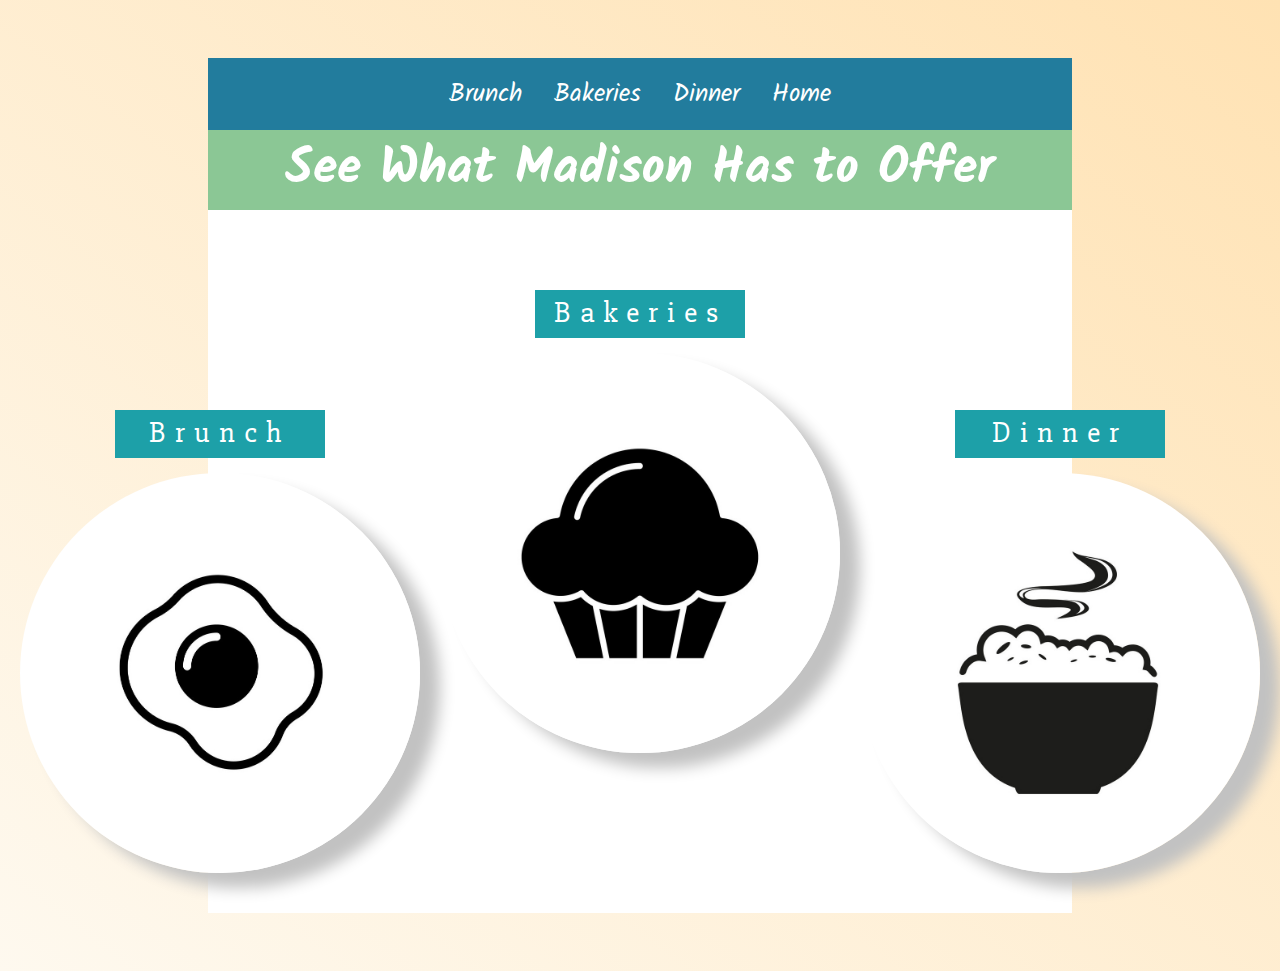
<file: index.html>
<!DOCTYPE html>
<html>
    <head>
        <title>Page Title</title>
        <link href="./css/index.css" rel="stylesheet" type="text/css"/>
        <link rel="preconnect" href="https://fonts.googleapis.com"> 
        <link rel="preconnect" href="https://fonts.gstatic.com" crossorigin> 
        <link href="https://fonts.googleapis.com/css2?family=Kalam&family=Patrick+Hand&family=Slabo+27px&display=swap" rel="stylesheet">
    </head>
    <body>
        <div class="container">
            <nav class="nav">
                <ul class="nav__list">
                    <li class="nav__list-ele">
                        <a class="nav__link" href="./pages/brunch.html">Brunch</a>
                    </li>
                    <li class="nav__list-ele">
                        <a class="nav__link" href="./pages/bakeries.html">Bakeries</a>
                    </li>
                    <li class="nav__list-ele">
                        <a class="nav__link" href="./pages/dinner.html">Dinner</a>
                    </li>
                    <li class="nav__list-ele"> 
                        <a class="nav__link" href="./index.html">Home</a>
                    </li>
                </ul>
            </nav>
            <div class="main">
                <div class="main__heading">
                    <h4 class="heading">See What Madison Has to Offer</h4>
                </div>
                <div class="main__images">
                    <div>
                        <span class="image__label image__label--1"><a class="label__link" href="./pages/brunch.html">Brunch</a></span>
                        <div class="image__cropper image__cropper--1">
                          
                            <a href="./pages/brunch.html"><img src="./images/brunch.jpg" alt="Brunch"></a>
                        </div>
                    </div>
                    <div>
                        <span class="image__label image__label--2"><a class="label__link" href="./pages/bakeries.html">Bakeries</a></span>
                        <div class="image__cropper image__cropper--2">
                            <a href="./pages/bakeries.html"><img src="./images/bakery.jpg" alt="Bakeries"></a>
                        </div>
                    </div>
                    <div>
                        <span class="image__label image__label--3"><a class="label__link" href="./pages/dinner.html">Dinner</a></span>
                        <div class="image__cropper image__cropper--3">
                            <a href="./pages/dinner.html"><img src="./images/dinner.jpg" alt="Dinner"></a>
                        </div>
                    </div>
                </div> 
            </div>
        </div>
    </body>
</html>
</file>
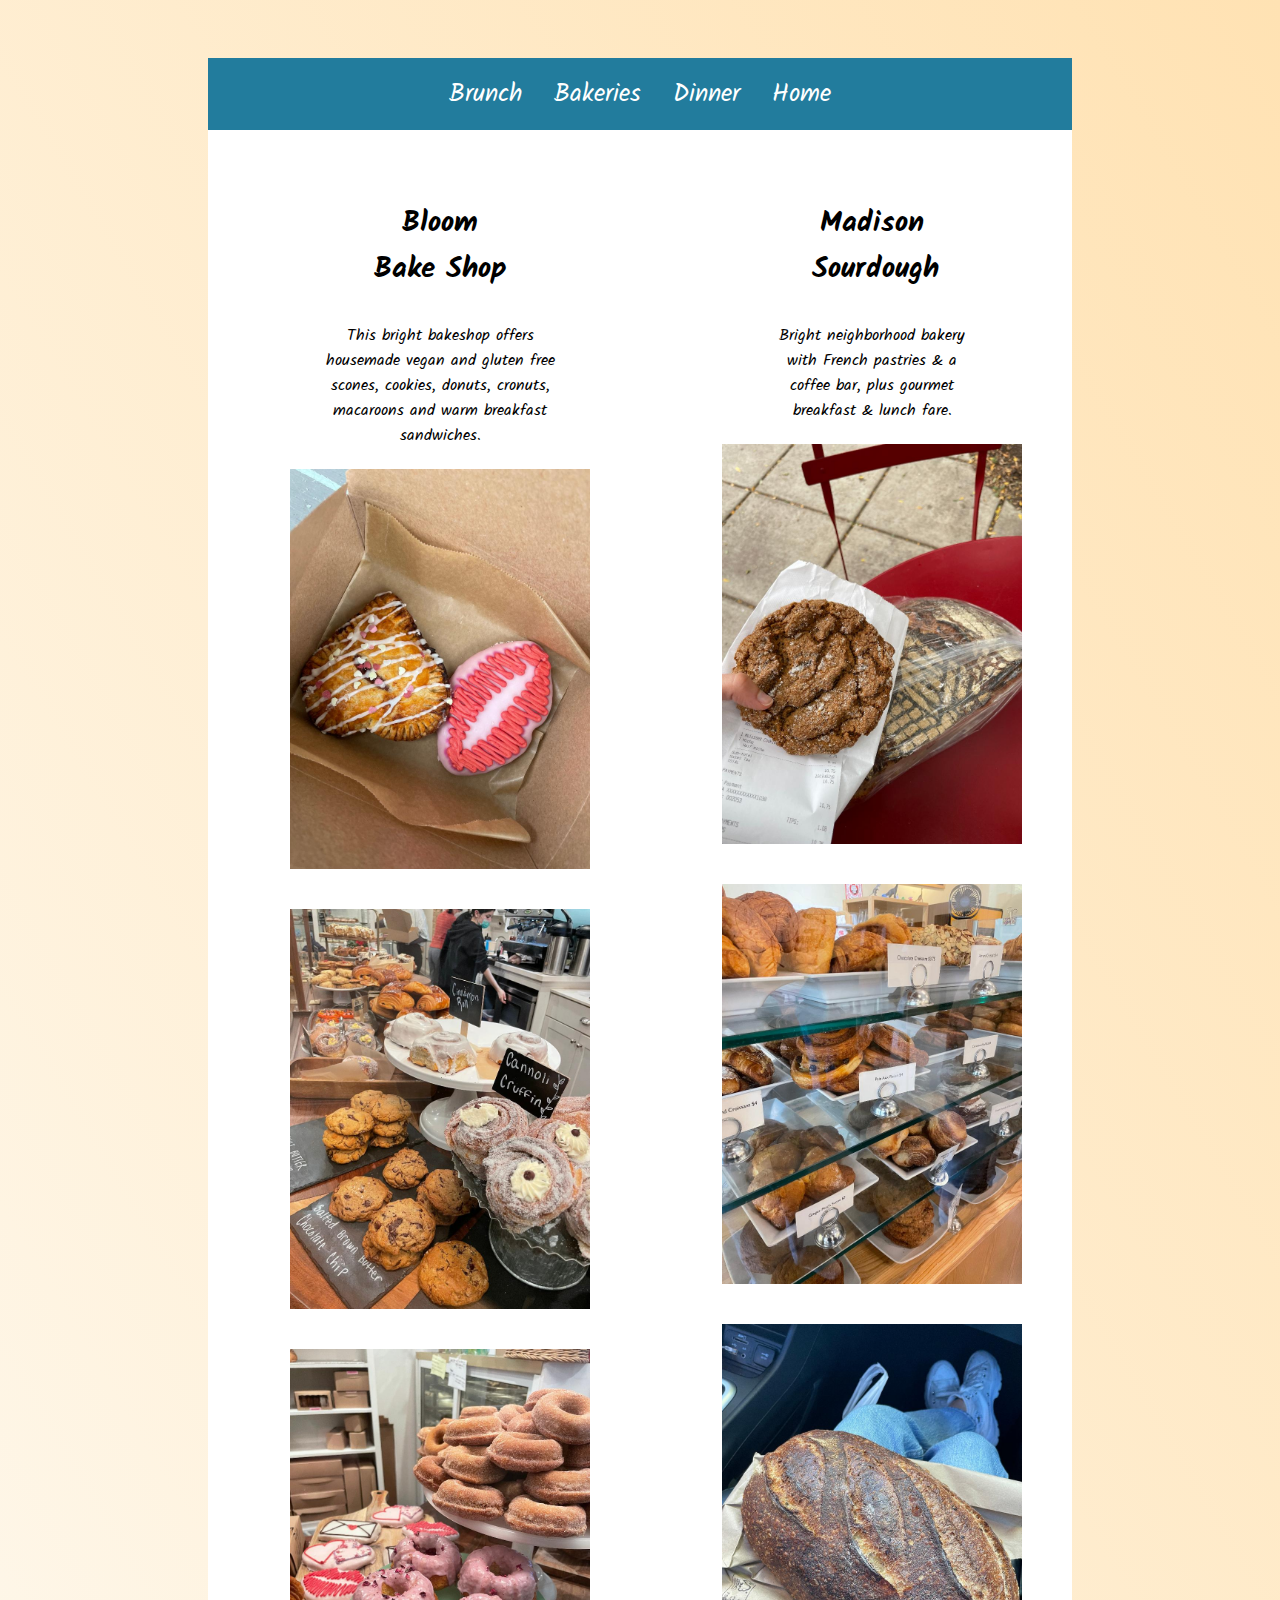
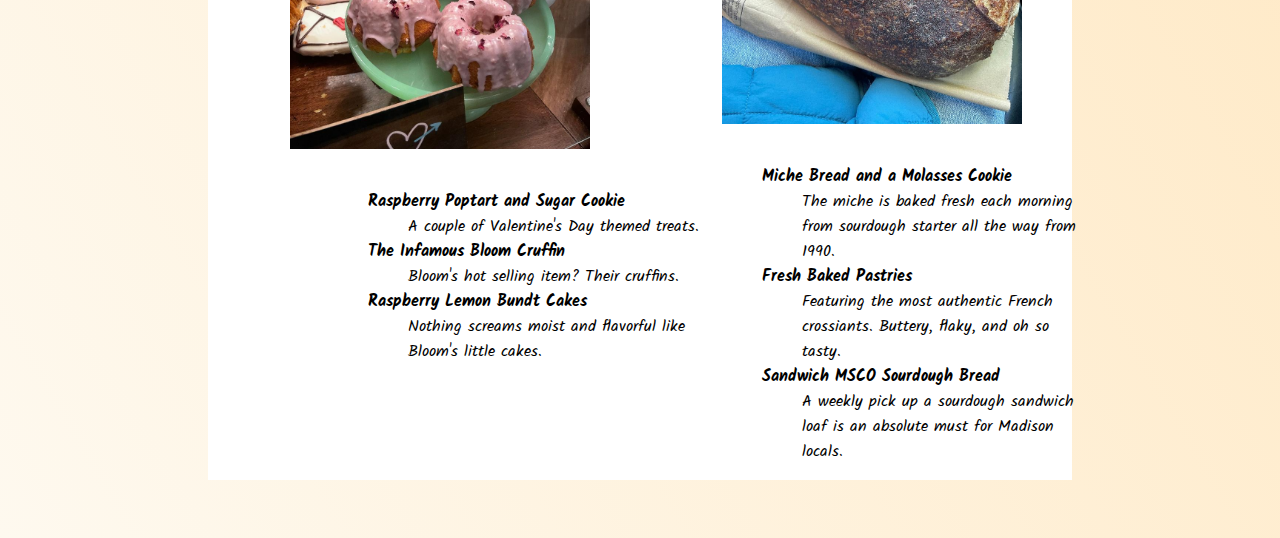
<file: pages/bakeries.html>
<!DOCTYPE html>
<html>
    <head>
        <title>Page Title</title>
        <link rel="stylesheet" href="../css/bakeries.css">
        <link rel="preconnect" href="https://fonts.googleapis.com"> 
        <link rel="preconnect" href="https://fonts.gstatic.com" crossorigin> 
        <link href="https://fonts.googleapis.com/css2?family=Kalam&family=Patrick+Hand&display=swap" rel="stylesheet">
    </head>
    <body>
        <div class="container">
        <nav class="nav">
            <ul class="nav__list">
                <li class="nav__list-ele">
                    <a class="nav__link" href="./brunch.html">Brunch</a>
                </li>
                <li class="nav__list-ele">
                    <a class="nav__link" href="./bakeries.html">Bakeries</a>
                </li>
                <li class="nav__list-ele">
                    <a class="nav__link" href="./dinner.html">Dinner</a>
                </li>
                <li class="nav__list-ele"> 
                    <a class="nav__link" href="../index.html">Home</a>
                </li>
            </ul>
        </nav>

        <div class="main">
            <div class="main__content main__content--1">
                <div class="content">
                    <a class="link" href="https://www.bloombakeshop.com">
                        <h3 class="content__heading">Bloom Bake Shop</h3>
                    </a>
                    <p class="content__description">This bright bakeshop offers housemade vegan and gluten free scones, cookies, donuts, cronuts, macaroons and warm breakfast sandwiches.</p>
                 </div>
                 <div class="images">
                     <div class="image">
                        <img class="images--single" src="../images/thumbnail-100.jpeg" alt="Bloom Bake Shop">
                     </div>
                     <div class="image">
                        <img class="images--single" src="../images/thumbnail-101.jpeg" alt="Bloom Bake Shop">
                     </div>
                     <div class="image">
                        <img class="images--single" src="../images/thumbnail-102.jpeg" alt="Bloom Bake Shop">
                     </div>  
                 </div>
                 <div class="description">
                    <dl class="description__list description__list--1">
                        <dt class="description__item">Raspberry Poptart and Sugar Cookie</dt>
                            <dd class="description__content">A couple of Valentine's Day themed treats.</dd>
                        <dt class="description__item">The Infamous Bloom Cruffin</dt>
                            <dd class="description__content">Bloom's hot selling item? Their cruffins.</dd>
                        <dt class="description__item">Raspberry Lemon Bundt Cakes</dt>
                            <dd class="description__content">Nothing screams moist and flavorful like Bloom's little cakes.</dd>
                    </dl>
                 </div>
            </div>
            
            <div class="main__content main__content--2">
                <div class="content">
                    <a class="link" href="https://www.madisonsourdough.com">
                        <h3 class="content__heading">Madison Sourdough</h3>
                    </a>
                    <p class="content__description">Bright neighborhood bakery with French pastries & a coffee bar, plus gourmet breakfast & lunch fare.</p>
                 </div>
                 <div class="images">
                    <div class="image">
                        <img class="images--single" src="../images/thumbnail-103.jpeg" alt="Madison Sourdough">
                     </div>
                     <div class="image">
                        <img class="images--single" src="../images/thumbnail-104.jpeg" alt="Madison Sourdough">
                     </div>
                     <div class="image">
                        <img class="images--single" src="../images/thumbnail-105.jpeg" alt="Madison Sourdough">
                     </div>
                 </div>
                 <div class="description">
                    <dl class="description__list description__list--2">
                        <dt class="description__item">Miche Bread and a Molasses Cookie</dt>
                            <dd class="description__content">The miche is baked fresh each morning from sourdough starter all the way from 1990.</dd>
                        <dt class="description__item">Fresh Baked Pastries</dt>
                            <dd class="description__content">Featuring the most authentic French crossiants. Buttery, flaky, and oh so tasty.</dd>
                        <dt class="description__item">Sandwich MSCO Sourdough Bread</dt>
                            <dd class="description__content">A weekly pick up a sourdough sandwich loaf is an absolute must for Madison locals.</dd>
                    </dl>
                 </div>
            </div>
        </div>
    </div>
    </body>
</html>
</file>
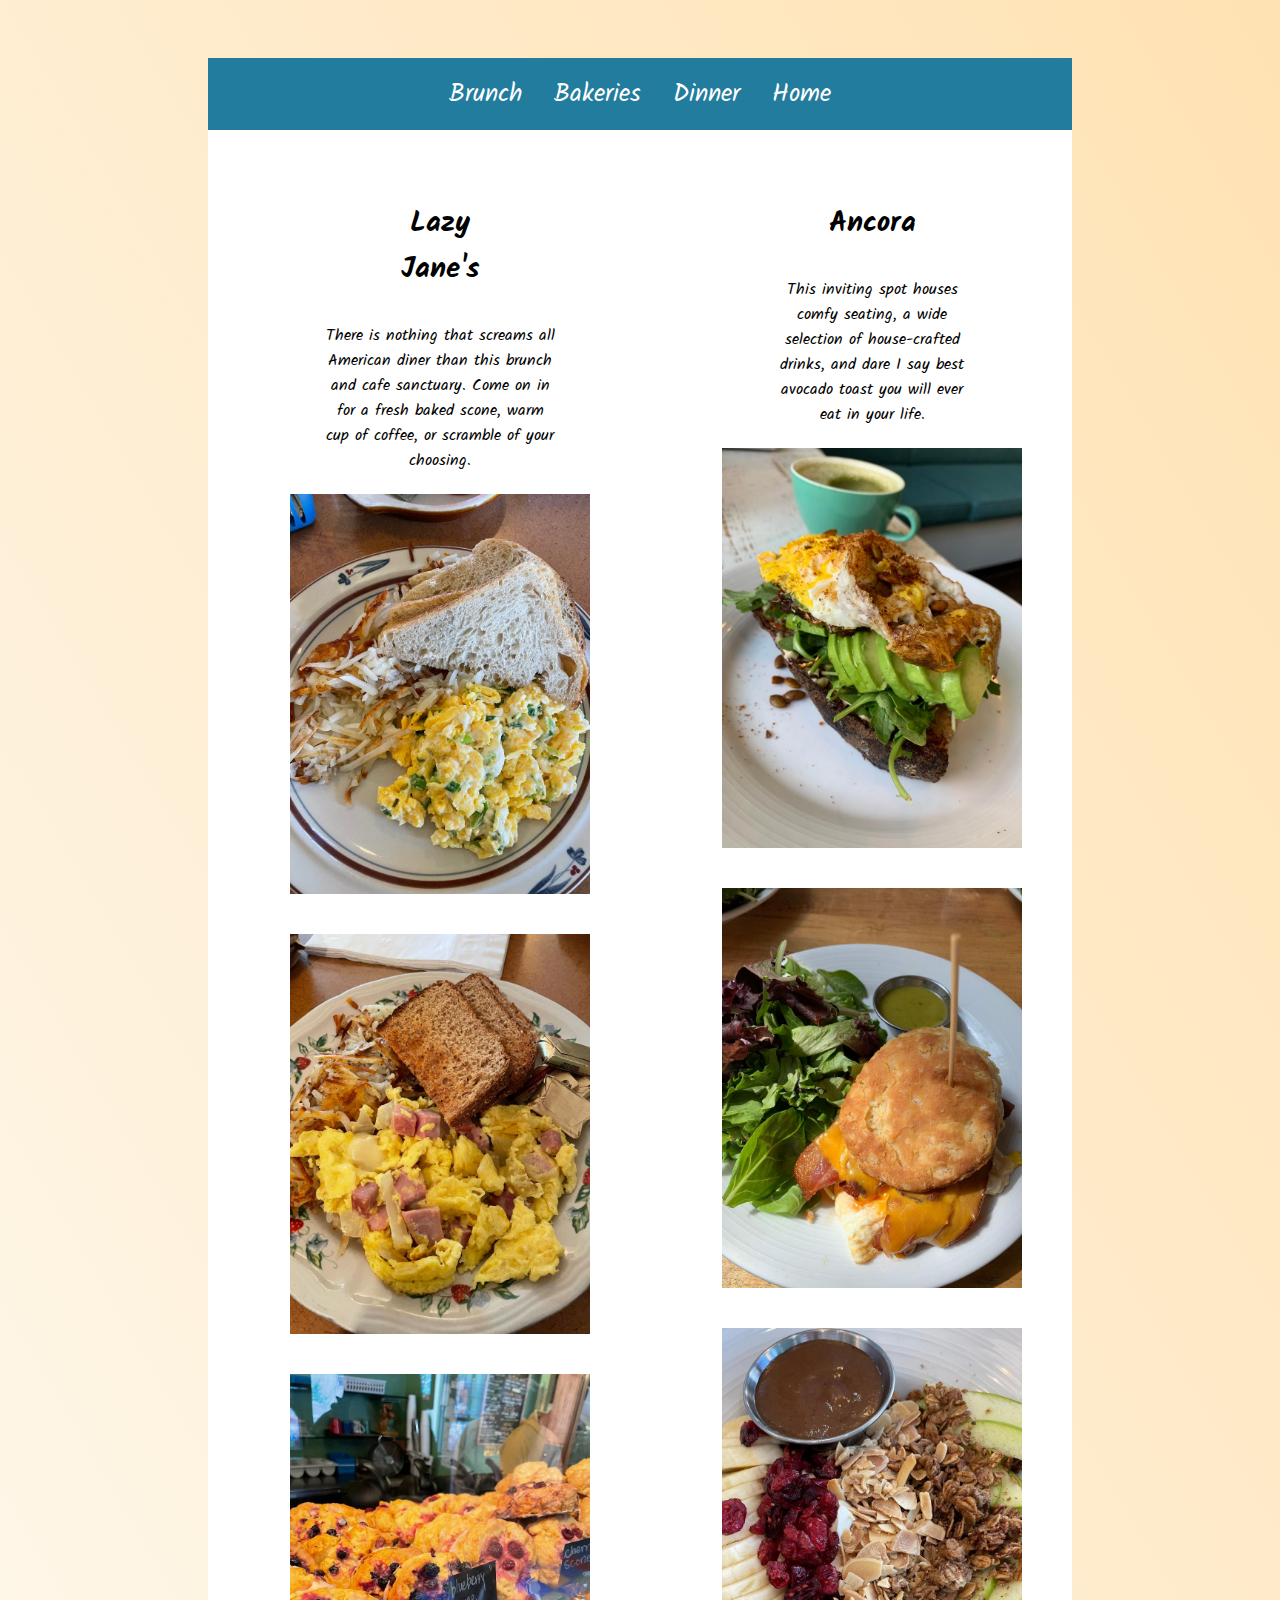
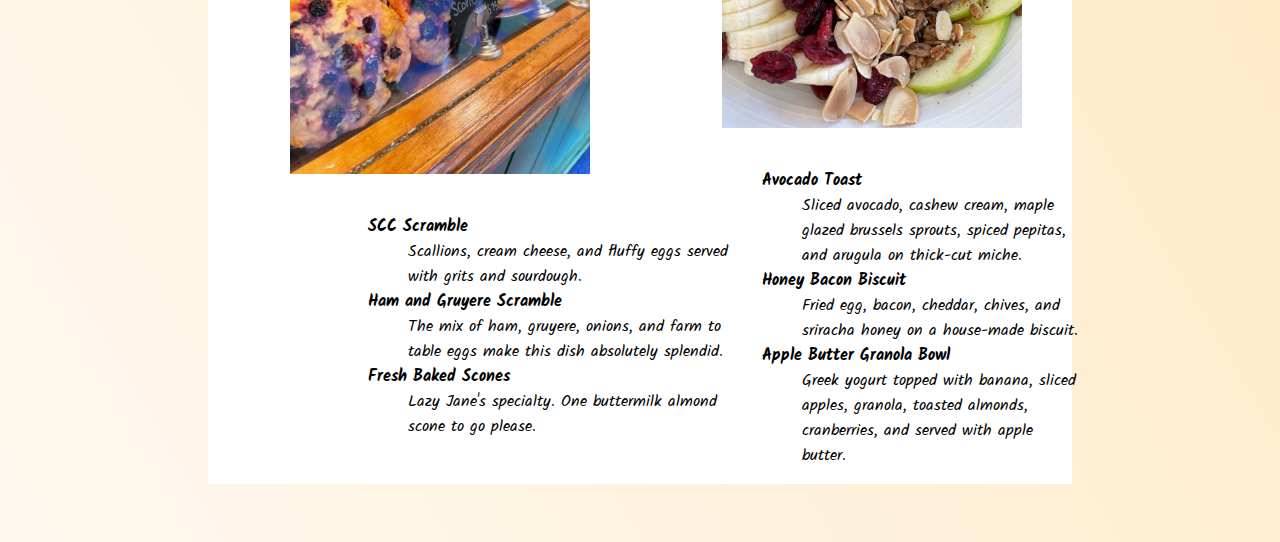
<file: pages/brunch.html>
<!DOCTYPE html>
<html>
    <head>
        <title>Page Title</title>
        <link rel="stylesheet" href="../css/brunch.css">
        <link rel="preconnect" href="https://fonts.googleapis.com"> 
        <link rel="preconnect" href="https://fonts.gstatic.com" crossorigin> 
        <link href="https://fonts.googleapis.com/css2?family=Kalam&family=Patrick+Hand&display=swap" rel="stylesheet">
    </head>
    <body>
        <div class="container">
        <nav class="nav">
            <ul class="nav__list">
                <li class="nav__list-ele">
                    <a class="nav__link" href="./brunch.html">Brunch</a>
                </li>
                <li class="nav__list-ele">
                    <a class="nav__link" href="./bakeries.html">Bakeries</a>
                </li>
                <li class="nav__list-ele">
                    <a class="nav__link" href="./dinner.html">Dinner</a>
                </li>
                <li class="nav__list-ele"> 
                    <a class="nav__link" href="../index.html">Home</a>
                </li>
            </ul>
        </nav>

        <div class="main">
            <div class="main__content main__content--1">
                <div class="content">
                    <a class="link" href="https://www.facebook.com/Lazy-Janes-Cafe-58012837020/">
                        <h3 class="content__heading">Lazy Jane's</h3>
                    </a>
                    <p class="content__description">There is nothing that screams all American diner than this brunch and cafe sanctuary. Come on in for a fresh baked scone, warm cup of coffee, or scramble of your choosing.</p>
                 </div>
                 <div class="images">
                     <div class="image">
                        <img class="images--single" src="../images/thumbnail-94.jpeg" alt="Lazy Jane's">
                     </div>
                     <div class="image">
                        <img class="images--single" src="../images/thumbnail-95.jpeg" alt="Lazy Jane's">
                     </div>
                     <div class="image">
                        <img class="images--single" src="../images/thumbnail-96.jpeg" alt="Lazy Jane's">
                     </div>  
                 </div>
                 <div class="description">
                    <dl class="description__list description__list--1">
                        <dt class="description__item">SCC Scramble</dt>
                            <dd class="description__content">Scallions, cream cheese, and fluffy eggs served with grits and sourdough.</dd>
                        <dt class="description__item">Ham and Gruyere Scramble</dt>
                            <dd class="description__content">The mix of ham, gruyere, onions, and farm to table eggs make this dish absolutely splendid.</dd>
                        <dt class="description__item">Fresh Baked Scones</dt>
                            <dd class="description__content">Lazy Jane's specialty. One buttermilk almond scone to go please.</dd>
                    </dl>
                 </div>
            </div>
            
            <div class="main__content main__content--2">
                <div class="content">
                    <a class="link" href="https://www.ancoracafes.com">
                        <h3 class="content__heading">Ancora</h3>
                    </a>
                    <p class="content__description">This inviting spot houses comfy seating, a wide selection of house-crafted drinks, and dare I say best avocado toast you will ever eat in your life. </p>
                 </div>
                 <div class="images">
                    <div class="image">
                        <img class="images--single" src="../images/thumbnail-97.jpeg" alt="Ancora">
                     </div>
                     <div class="image">
                        <img class="images--single" src="../images/thumbnail-98.jpeg" alt="Ancora">
                     </div>
                     <div class="image">
                        <img class="images--single" src="../images/thumbnail-112.jpeg" alt="Ancora">
                     </div>
                 </div>
                 <div class="description">
                    <dl class="description__list description__list--2">
                        <dt class="description__item">Avocado Toast</dt>
                            <dd class="description__content">Sliced avocado, cashew cream, maple glazed brussels sprouts, spiced pepitas, and arugula on thick-cut miche.</dd>
                        <dt class="description__item">Honey Bacon Biscuit</dt>
                            <dd class="description__content">Fried egg, bacon, cheddar, chives, and sriracha honey on a house-made biscuit.</dd>
                        <dt class="description__item">Apple Butter Granola Bowl</dt>
                            <dd class="description__content">Greek yogurt topped with banana, sliced apples, granola, toasted almonds, cranberries, and served with apple butter.</dd>
                    </dl>
                 </div>
            </div>
        </div>
    </div>
    </body>
</html>
</file>
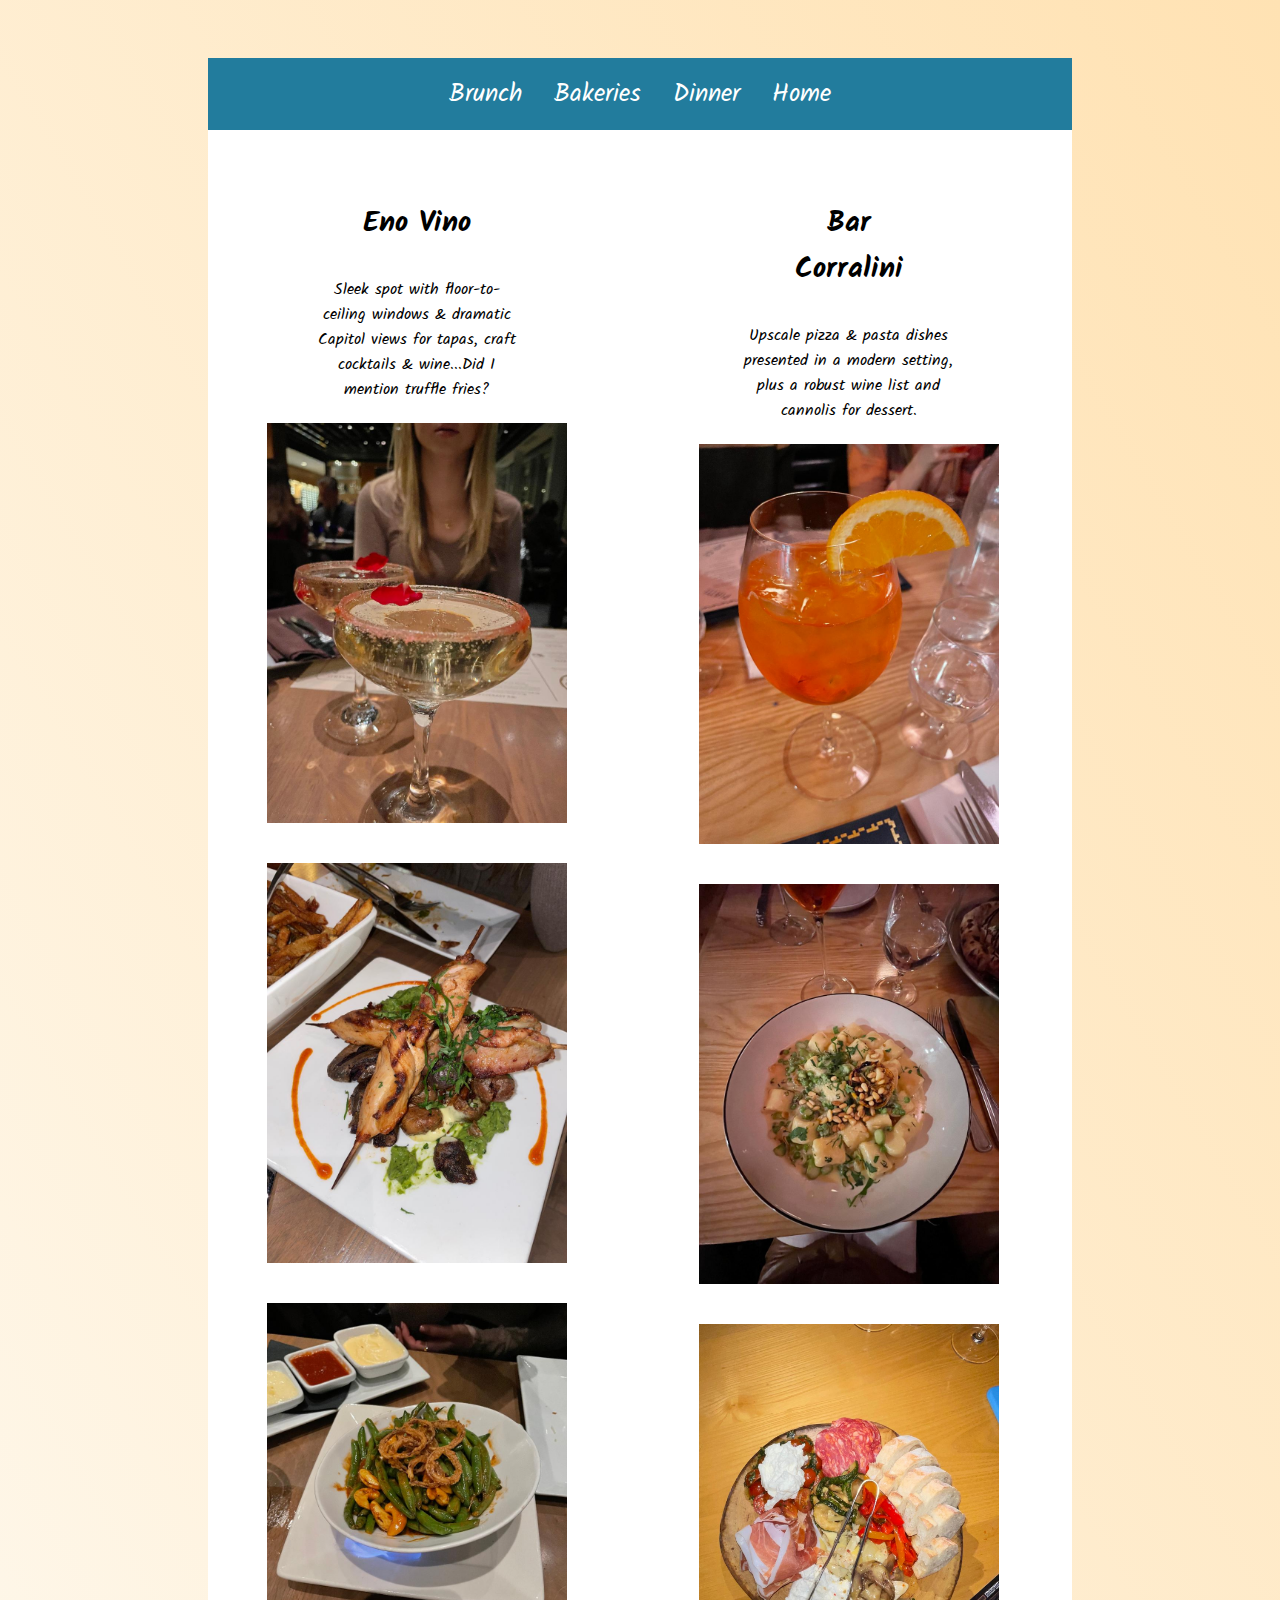
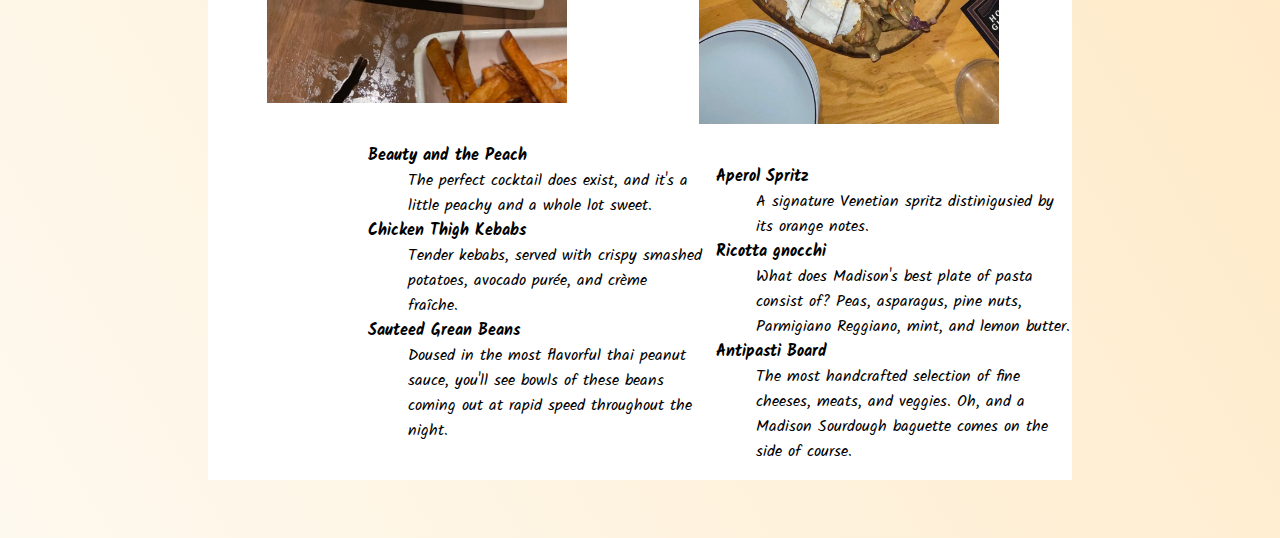
<file: pages/dinner.html>
<!DOCTYPE html>
<html>
    <head>
        <title>Page Title</title>
        <link rel="stylesheet" href="../css/dinner.css">
        <link rel="preconnect" href="https://fonts.googleapis.com"> 
        <link rel="preconnect" href="https://fonts.gstatic.com" crossorigin> 
        <link href="https://fonts.googleapis.com/css2?family=Kalam&family=Patrick+Hand&display=swap" rel="stylesheet">
    </head>
    <body>
        <div class="container">
        <nav class="nav">
            <ul class="nav__list">
                <li class="nav__list-ele">
                    <a class="nav__link" href="./brunch.html">Brunch</a>
                </li>
                <li class="nav__list-ele">
                    <a class="nav__link" href="./bakeries.html">Bakeries</a>
                </li>
                <li class="nav__list-ele">
                    <a class="nav__link" href="./dinner.html">Dinner</a>
                </li>
                <li class="nav__list-ele"> 
                    <a class="nav__link" href="../index.html">Home</a>
                </li>
            </ul>
        </nav>

        <div class="main">
            <div class="main__content main__content--1">
                <div class="content">
                    <a class="link" href="https://enovinodowntown.com">
                        <h3 class="content__heading">Eno Vino</h3>
                    </a>
                    <p class="content__description">Sleek spot with floor-to-ceiling windows & dramatic Capitol views for tapas, craft cocktails & wine...Did I mention truffle fries?</p>
                 </div>
                 <div class="images">
                     <div class="image">
                        <img class="images--single" src="../images/thumbnail-108.jpeg" alt="Eno Vino">
                     </div>
                     <div class="image">
                        <img class="images--single" src="../images/thumbnail-107.jpeg" alt="Eno Vino">
                     </div>
                     <div class="image">
                        <img class="images--single" src="../images/thumbnail-106.jpeg" alt="Eno Vino">
                     </div>  
                 </div>
                 <div class="description">
                    <dl class="description__list description__list--1">
                        <dt class="description__item">Beauty and the Peach</dt>
                            <dd class="description__content">The perfect cocktail does exist, and it's a little peachy and a whole lot sweet.</dd>
                        <dt class="description__item">Chicken Thigh Kebabs</dt>
                            <dd class="description__content">Tender kebabs, served with crispy smashed potatoes, avocado purée, and crème fraîche.</dd>
                        <dt class="description__item">Sauteed Grean Beans</dt>
                            <dd class="description__content">Doused in the most flavorful thai peanut sauce, you'll see bowls of these beans coming out at rapid speed throughout the night.</dd>
                    </dl>
                 </div>
            </div>
            
            <div class="main__content main__content--2">
                <div class="content">
                    <a class="link" href="https://barcorallini.com">
                        <h3 class="content__heading">Bar Corralini</h3>
                    </a>
                    <p class="content__description">Upscale pizza & pasta dishes presented in a modern setting, plus a robust wine list and cannolis for dessert.</p>
                 </div>
                 <div class="images">
                    <div class="image">
                        <img class="images--single" src="../images/thumbnail-111.jpeg" alt="Bar Corralini">
                     </div>
                     <div class="image">
                        <img class="images--single" src="../images/thumbnail-110.jpeg" alt="Bar Corralini">
                     </div>
                     <div class="image">
                        <img class="images--single" src="../images/thumbnail-109.jpeg" alt="Bar Corralini">
                     </div>
                 </div>
                 <div class="description">
                    <dl class="description__list description__list--2">
                        <dt class="description__item">Aperol Spritz</dt>
                            <dd class="description__content">A signature Venetian spritz distinigusied by its orange notes.</dd>
                        <dt class="description__item">Ricotta gnocchi</dt>
                            <dd class="description__content">What does Madison's best plate of pasta consist of? Peas, asparagus, pine nuts, Parmigiano Reggiano, mint, and lemon butter.</dd>
                        <dt class="description__item">Antipasti Board</dt>
                            <dd class="description__content">The most handcrafted selection of fine cheeses, meats, and veggies. Oh, and a Madison Sourdough baguette comes on the side of course.</dd>
                    </dl>
                 </div>
            </div>
        </div>
    </div>
    </body>
</html>
</file>
<file: css/index.css>
body {
    padding: 50px 200px;
    background: linear-gradient(
        to bottom left,
        #ffe2b3,
        #fef9ef
    );
}

.container {
    background-color: white;
    height: 95vh;
    font-family: 'Kalam';
}

.heading {
    margin: 0 auto;
}

.nav {
    font-size: 25px;
    font-family: 'Kalam';
    margin-bottom: 0;
}

.nav__list {
    text-align: center;
    list-style-type: none;
    margin: 0;
    padding: 0;
    overflow: hidden;
    background-color: #227c9d;
    display: flex;
    justify-content: center;
}

.nav__list-ele {
    float: left;
    
}

.nav__list-ele:hover {
    float: left;
    background: linear-gradient(
        to bottom left,
        #0093c0,
        #00c2cc
    );
    
}

.nav__link {
    display: block;
    color: white;
    text-align: center;
    padding: 16px;
    text-decoration: none;
}

.nav__link a:hover {
    background-color: bisque;
}

.main{
    margin-top: 0;
}

.main__heading {
    text-align: center;
    background-color: #8bc795;
    color: white;
    font-size: 50px;
    font-weight: 100;
}

.main__images {
    display: flex;
    justify-content: center;
    padding: 100px 5px;
}

.image__cropper {
    width:  400px;
    height: 400px;
    position: relative;
    overflow: hidden;
    border-radius: 50%;
    margin: 10px;
    box-shadow: 20px 15px 15px rgb(194, 194, 194);
  }

  .image__cropper--1 {
    position: relative;
    top: 100px;
}    
  
  .image__cropper--2 {
    position: relative;
    top: -20px;
  }   
  
  .image__cropper--3 {
    position: relative;
    top: 100px;
  }

img {
    display: inline;
    margin: 0 auto;
    height: 100%;
    width: auto;
  }

.main__subheading {
      position: absolute;
      top: 730px;
      left: 920px;
}

span {
    display: block;
    text-align: center;
}

.image__label {
   margin-bottom: 15px;
   background-color: #1da0a8;
   color: white;
   font-weight: 300;
   font-size: 30px;
   letter-spacing: 0.3em;
   width: 50%;
   transform: translate(50%);
}

.image__label:hover {
    background-color: #22aeb6;
}

.image__label--1 {
    position: relative;
    top: 100px;
}

.image__label--2 {
    position: relative;
    top: -20px;
}

.image__label--3 {
    position: relative;
    top: 100px;
}

.label__link {
    text-decoration: none;
    color: white;
    font-family: 'Slabo 27px', serif;
}
</file>
<file: css/bakeries.css>
body {
    padding: 50px 200px;
    background: linear-gradient(
        to bottom left,
        #ffe2b3,
        #fef9ef
    );
}

.container {
    background-color: white;
}

.main {
    display: flex;
    justify-content: center;
    margin-top: 50px;
}

.nav {
    font-size: 25px;
    font-family: 'Kalam';
    margin-bottom: 0;
    background-color: #227c9d;
}

.nav__list {
    text-align: center;
    list-style-type: none;
    margin: 0;
    padding: 0;
    overflow: hidden;
    display: flex;
    justify-content: center;
}

.nav__list-ele {
    float: left;
}

.nav__list-ele:hover {
    float: left;
    background: linear-gradient(
        to bottom left,
        #0093c0,
        #00c2cc
    );
}

.nav__link {
    display: block;
    text-align: center;
    padding: 16px;
    color: white;
    text-decoration: none;
}

.nav__link a:hover {
    background-color: bisque;
}

.content {
    font-family: 'Kalam';
}

.content__heading {
    margin-bottom: 15px;
    color: black;
    font-weight: bolder;
    font-size: 29px;
    text-decoration: none;
    position: relative;
    margin: 20px auto;
    width: 30%;
    margin-bottom: 10px;
 }

 .content__heading:hover {
     transform: translateY(-5px);
     color: rgb(58, 58, 58);
 }

.content__description {
    display: inline-block;
    width: 50%;
    color: black;
    padding: 5px 10px;
    font-family: 'Kalam';
}

 .link {
    text-decoration: none;
    color: #227c9d;
}

.images {
    display: flex;
    flex-direction: column;
    justify-content: center;
    align-items: center;
}

.image {
    height: 400px;
    width: 400px; 
    position: relative;
    margin-bottom: 40px;
}

.images--single {
    height: auto; 
    width: auto; 
    max-width: 400px; 
    max-height: 400px;
}

.main__content {
    text-align: center;
}

.description {
    text-align: left;
    font-family: 'Kalam';
    
}

.description__list {
    position: relative; 
    margin-top: 0;
    width: 80%
}

.description__list--1 {
    position: relative;
    left: 160px;
    margin-top: 0;
}

.description__list--2 {
    position: relative;
    left: 90px; 
    margin-top: 0;
}

.description__item {
     font-weight: bolder;
}
</file>
<file: css/brunch.css>
body {
    padding: 50px 200px;
    background: linear-gradient(
        to bottom left,
        #ffe2b3,
        #fef9ef
    );
}

.container {
    background-color: white;
}

.main {
    display: flex;
    justify-content: center;
    margin-top: 50px;
}

.nav {
    font-size: 25px;
    font-family: 'Kalam';
    margin-bottom: 0;
    background-color: #227c9d;
}

.nav__list {
    text-align: center;
    list-style-type: none;
    margin: 0;
    padding: 0;
    overflow: hidden;
    display: flex;
    justify-content: center;
}

.nav__list-ele {
    float: left;
}

.nav__list-ele:hover {
    float: left;
    background: linear-gradient(
        to bottom left,
        #0093c0,
        #00c2cc
    );
}

.nav__link {
    display: block;
    text-align: center;
    padding: 16px;
    color: white;
    text-decoration: none;
}

.nav__link a:hover {
    background-color: bisque;
}

.content {
    font-family: 'Kalam';
}

.content__heading {
    margin-bottom: 15px;
    color: black;
    font-weight: bolder;
    font-size: 29px;
    text-decoration: none;
    position: relative;
    margin: 20px auto;
    width: 30%;
    margin-bottom: 10px;
 }

 .content__heading:hover {
     transform: translateY(-5px);
     color: rgb(58, 58, 58);
 }

.content__description {
    display: inline-block;
    width: 50%;
    color: black;
    padding: 5px 10px;
    font-family: 'Kalam';
}

 .link {
    text-decoration: none;
    color: #227c9d;
}

.images {
    display: flex;
    flex-direction: column;
    justify-content: center;
    align-items: center;
}

.image {
    height: 400px;
    width: 400px; 
    position: relative;
    margin-bottom: 40px;
}

.images--single {
    height: auto; 
    width: auto; 
    max-width: 400px; 
    max-height: 400px;
}

.main__content {
    text-align: center;
}

.description {
    text-align: left;
    font-family: 'Kalam';
    
}

.description__list {
    position: relative; 
    margin-top: 0;
    width: 80%
}

.description__list--1 {
    position: relative;
    left: 160px;
    margin-top: 0;
}

.description__list--2 {
    position: relative;
    left: 90px; 
    margin-top: 0;
}

.description__item {
     font-weight: bolder;
}
</file>
<file: css/dinner.css>
body {
    padding: 50px 200px;
    background: linear-gradient(
        to bottom left,
        #ffe2b3,
        #fef9ef
    );
}

.container {
    background-color: white;
}

.main {
    display: flex;
    justify-content: center;
    margin-top: 50px;
}

.nav {
    font-size: 25px;
    font-family: 'Kalam';
    margin-bottom: 0;
    background-color: #227c9d;
}

.nav__list {
    text-align: center;
    list-style-type: none;
    margin: 0;
    padding: 0;
    overflow: hidden;
    display: flex;
    justify-content: center;
}

.nav__list-ele {
    float: left;
}

.nav__list-ele:hover {
    float: left;
    background: linear-gradient(
        to bottom left,
        #0093c0,
        #00c2cc
    );
}

.nav__link {
    display: block;
    text-align: center;
    padding: 16px;
    color: white;
    text-decoration: none;
}

.nav__link a:hover {
    background-color: bisque;
}

.content {
    font-family: 'Kalam';
}

.content__heading {
    margin-bottom: 15px;
    color: black;
    font-weight: bolder;
    font-size: 29px;
    text-decoration: none;
    position: relative;
    margin: 20px auto;
    width: 30%;
    margin-bottom: 10px;
 }

 .content__heading:hover {
     transform: translateY(-5px);
     color: rgb(58, 58, 58);
 }

.content__description {
    display: inline-block;
    width: 50%;
    color: black;
    padding: 5px 10px;
    font-family: 'Kalam';
}

 .link {
    text-decoration: none;
    color: #227c9d;
}

.images {
    display: flex;
    flex-direction: column;
    justify-content: center;
    align-items: center;
}

.image {
    height: 400px;
    width: 400px; 
    position: relative;
    margin-bottom: 40px;
}

.images--single {
    height: auto; 
    width: auto; 
    max-width: 400px; 
    max-height: 400px;
}

.main__content {
    text-align: center;
}

.description {
    text-align: left;
    font-family: 'Kalam';
    
}

.description__list {
    position: relative; 
    margin-top: 0;
    width: 80%
}

.description__list--1 {
    position: relative;
    left: 160px;
    margin-top: 0;
}

.description__list--2 {
    position: relative;
    left: 90px; 
    margin-top: 0;
}

.description__item {
     font-weight: bolder;
}
</file>
